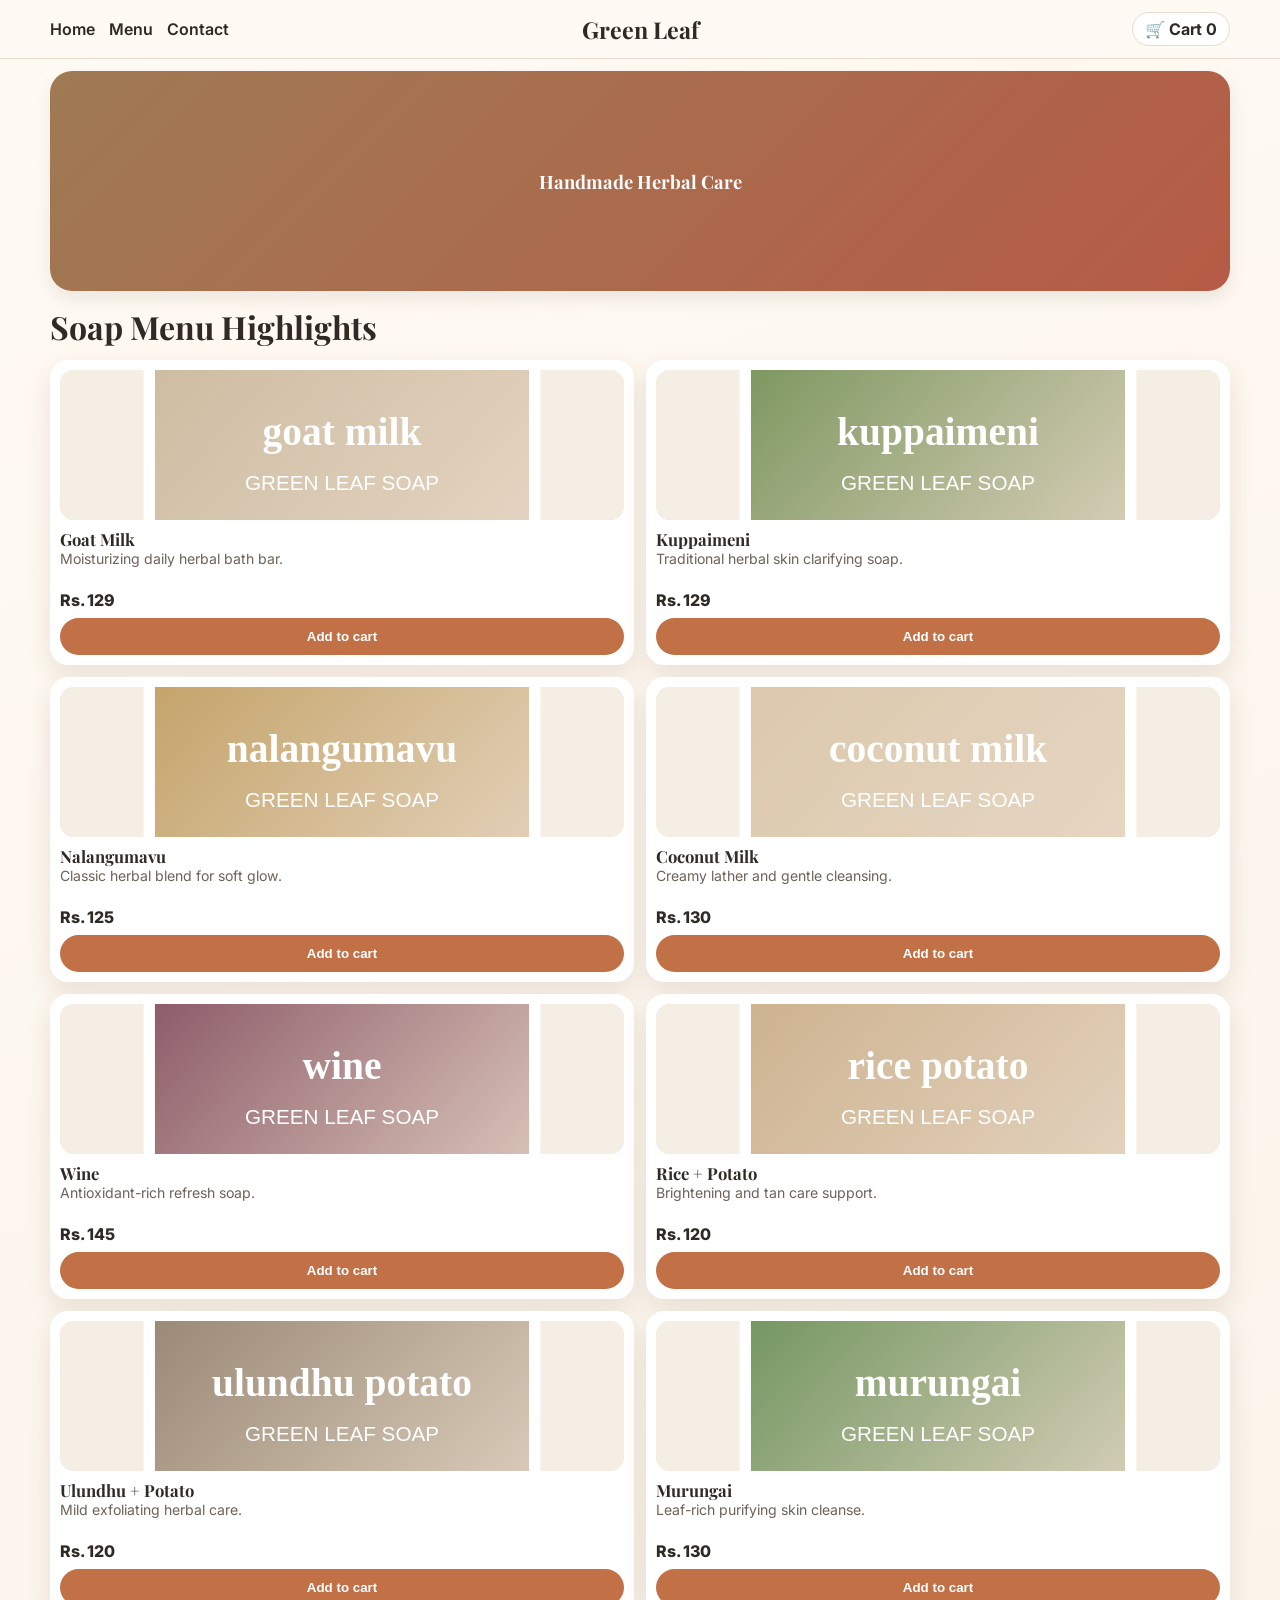
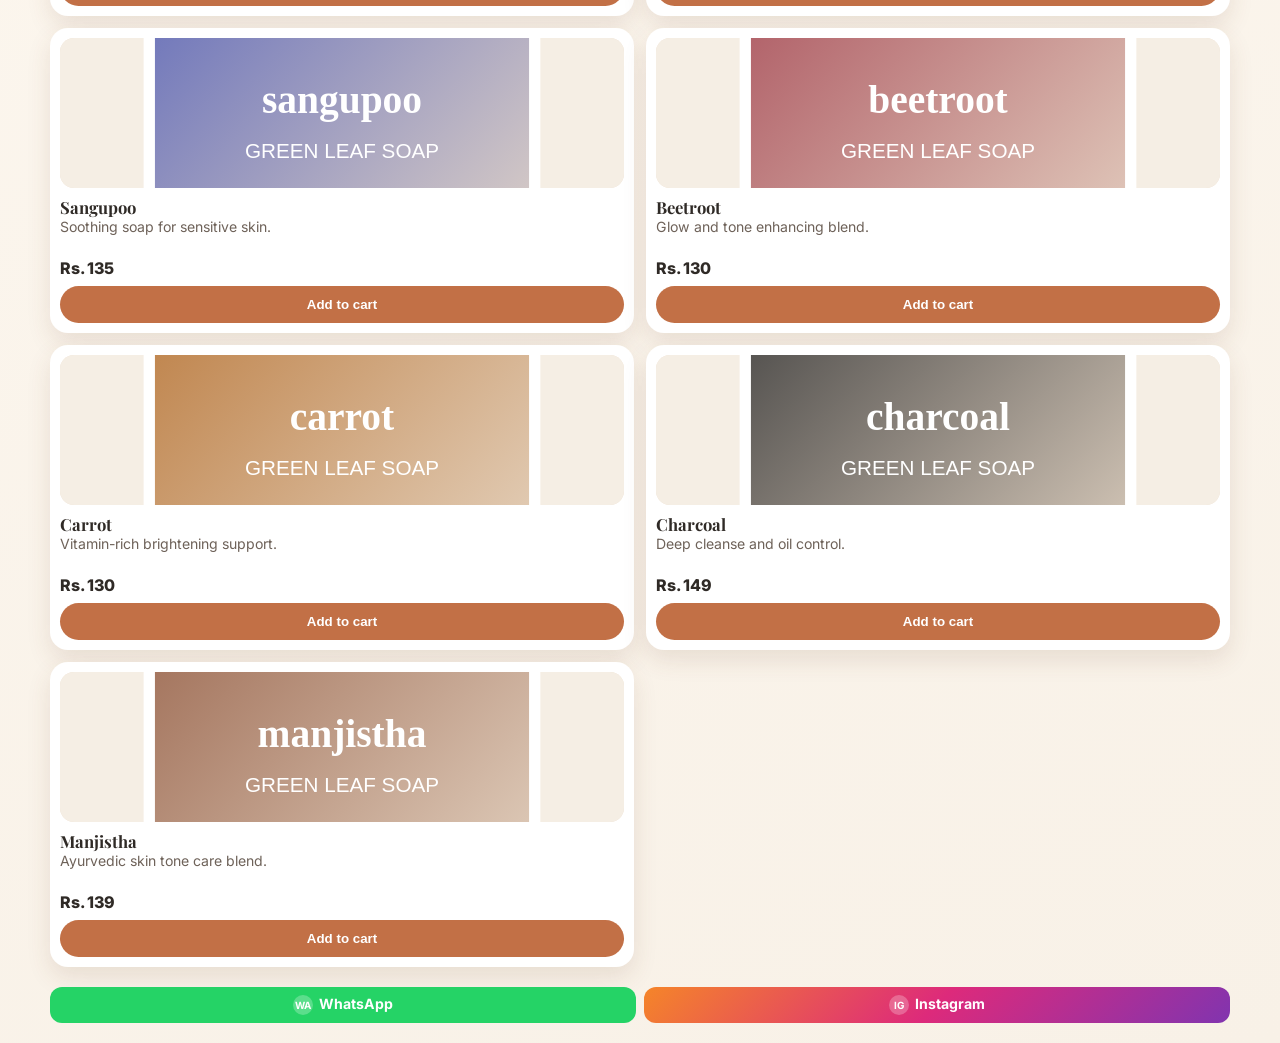
<file: index.html>
﻿<!DOCTYPE html>
<html lang="en">
<head>
  <meta charset="UTF-8" />
  <meta name="viewport" content="width=device-width, initial-scale=1.0" />
  <title>Green Leaf | Home</title>
  <link rel="stylesheet" href="styles.css" />
</head>
<body>
  <header class="topbar">
    <div class="container nav nav-split">
      <button class="menu-toggle" id="menuToggle" aria-label="Open menu">☰</button>
      <nav class="left-links" id="mobileNav">
        <a href="index.html">Home</a>
        <a href="menu.html">Menu</a>
        <a href="contact.html">Contact</a>
      </nav>
      <div class="brand brand-center-inline">Green Leaf</div>
      <a class="cart-chip link-clean" href="cart.html">🛒 Cart <span id="cartCount">0</span></a>
    </div>
  </header>

  <main class="container">
    <section class="slider" style="margin-top:12px;">
      <div class="slides" id="slides">
        <div class="slide one">Handmade Herbal Care</div>
        <div class="slide two">Freshly Crafted GREEN LEAF</div>
      </div>
      
    </section>

    <section id="menu" style="margin: 8px 0 16px;">
      <h2 class="section-title">Soap Menu Highlights</h2>
      <div class="menu-list menu-two" id="menuList"></div>
    </section>

    <section class="social-bottom card">
      <a class="social-link wa" target="_blank" href="https://wa.me/919597616797"><span class="social-logo">WA</span> WhatsApp</a>
      <a class="social-link ig" target="_blank" href="https://www.instagram.com/madurai_masala59?igsh=MTFqd3Q2MGIzbnFpYQ=="><span class="social-logo">IG</span> Instagram</a>
    </section>
  </main>

  <script src="app.js"></script>
</body>
</html>
</file>
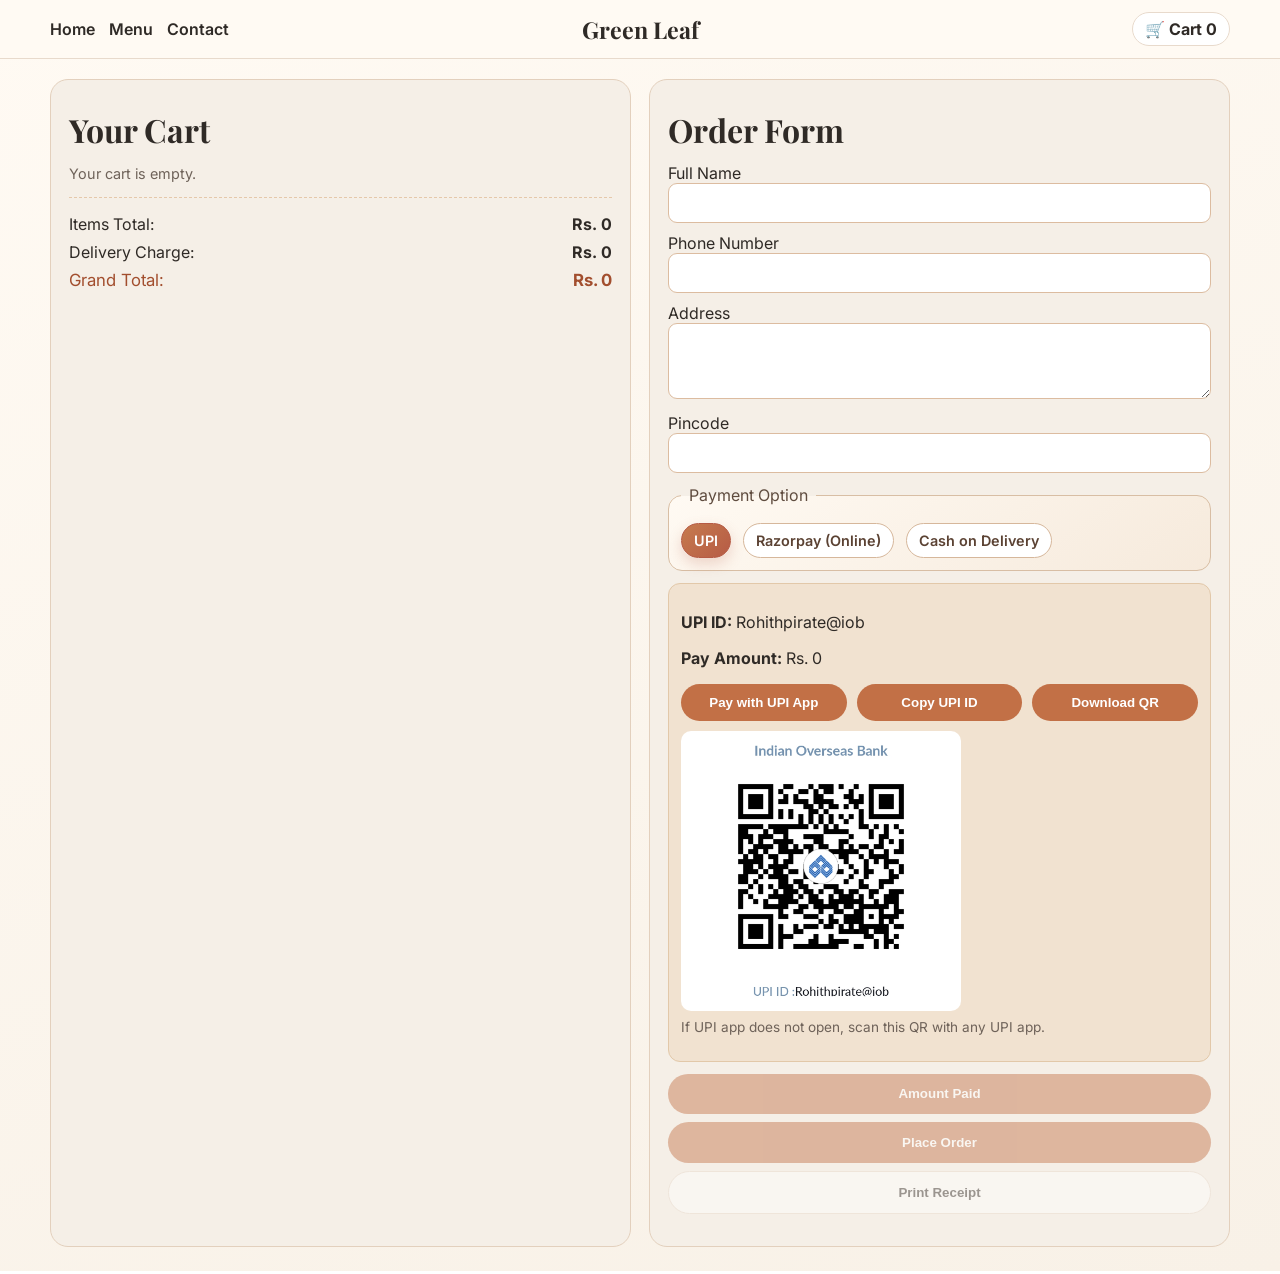
<file: cart.html>
﻿<!DOCTYPE html>
<html lang="en">
<head>
  <meta charset="UTF-8" />
  <meta name="viewport" content="width=device-width, initial-scale=1.0" />
  <title>GREEN LEAF | Cart & Checkout</title>
  <link rel="stylesheet" href="styles.css" />
</head>
<body>
  <header class="topbar">
    <div class="container nav">
      <button class="menu-toggle" id="menuToggle" aria-label="Open menu">☰</button>
      <nav class="left-links" id="mobileNav">
        <a href="index.html">Home</a>
        <a href="menu.html">Menu</a>
        <a href="contact.html">Contact</a>
      </nav>
      <div class="brand-center-inline">Green Leaf</div>
      <a class="cart-chip" href="cart.html">🛒 Cart <span id="cartCount">0</span></a>
    </div>
  </header>

  <main class="container cart-shell" id="cartPage">
    <section class="card cart-panel">
      <h2 class="section-title">Your Cart</h2>
      <div id="cartRows"></div>
      <div class="totals-box">
        <div class="summary-line"><span>Items Total:</span><strong id="itemsTotal">Rs. 0</strong></div>
        <div class="summary-line"><span>Delivery Charge:</span><strong id="deliveryCharge">Rs. 0</strong></div>
        <div class="summary-line grand"><span>Grand Total:</span><strong id="grandTotal">Rs. 0</strong></div>
      </div>
    </section>

    <section class="card order-panel">
      <h2 class="section-title">Order Form</h2>
      <div class="form-grid">
        <div><label>Full Name</label><input id="fullName" /></div>
        <div><label>Phone Number</label><input id="phone" maxlength="10" /></div>
        <div><label>Address</label><textarea id="address" rows="3"></textarea></div>
        <div><label>Pincode</label><input id="pincode" maxlength="6" /></div>
      </div>

      <fieldset class="payment-fieldset payment-unique">
        <legend>Payment Option</legend>
        <label class="pay-chip"><input type="radio" name="payMode" value="UPI" checked /><span>UPI</span></label>
        <label class="pay-chip"><input type="radio" name="payMode" value="Razorpay" /><span>Razorpay (Online)</span></label>
        <label class="pay-chip"><input type="radio" name="payMode" value="COD" /><span>Cash on Delivery</span></label>
      </fieldset>

      <div class="upi-box" id="upiblock">
        <p><strong>UPI ID:</strong> Rohithpirate@iob</p>
        <p><strong>Pay Amount:</strong> <span id="upiAmount">Rs. 0</span></p>
        <input type="hidden" id="upiAmountHidden" value="0" />
        <div class="cta-row">
          <button id="payUpi" class="btn btn-primary small-btn">Pay with UPI App</button>
          <button id="copyUpi" class="btn btn-primary small-btn">Copy UPI ID</button>
          <button id="downloadQr" class="btn btn-primary small-btn">Download QR</button>
        </div>
        <div class="qr"><img src="assets/payments/upi-qr.jpeg" alt="UPI QR" style="width:100%;height:100%;object-fit:cover;border-radius:10px;" /></div>
        <p class="upi-note">If UPI app does not open, scan this QR with any UPI app.</p>
      </div>

      <div class="upi-box hidden" id="razorpayBox">
        <p><strong>Razorpay (Online)</strong></p>
        <button id="razorBtn" class="btn btn-soft small-btn">Pay with Razorpay</button>
        <p class="subtle">Secure checkout with UPI/Card/Netbanking.</p>
      </div>

      <div class="action-space">
        <button id="amountPaidBtn" class="btn btn-primary" disabled>Amount Paid</button>
        <button id="placeOrderBtn" class="btn btn-primary" disabled>Place Order</button>
        <button id="printReceiptBtn" class="btn btn-soft" disabled>Print Receipt</button>
      </div>

      <p id="statusMsg" class="msg"></p>
    </section>
  </main>

  <script src="https://checkout.razorpay.com/v1/checkout.js"></script>
  <script src="razorpay-config.js"></script>
  <script src="app.js"></script>
</body>
</html>
</file>
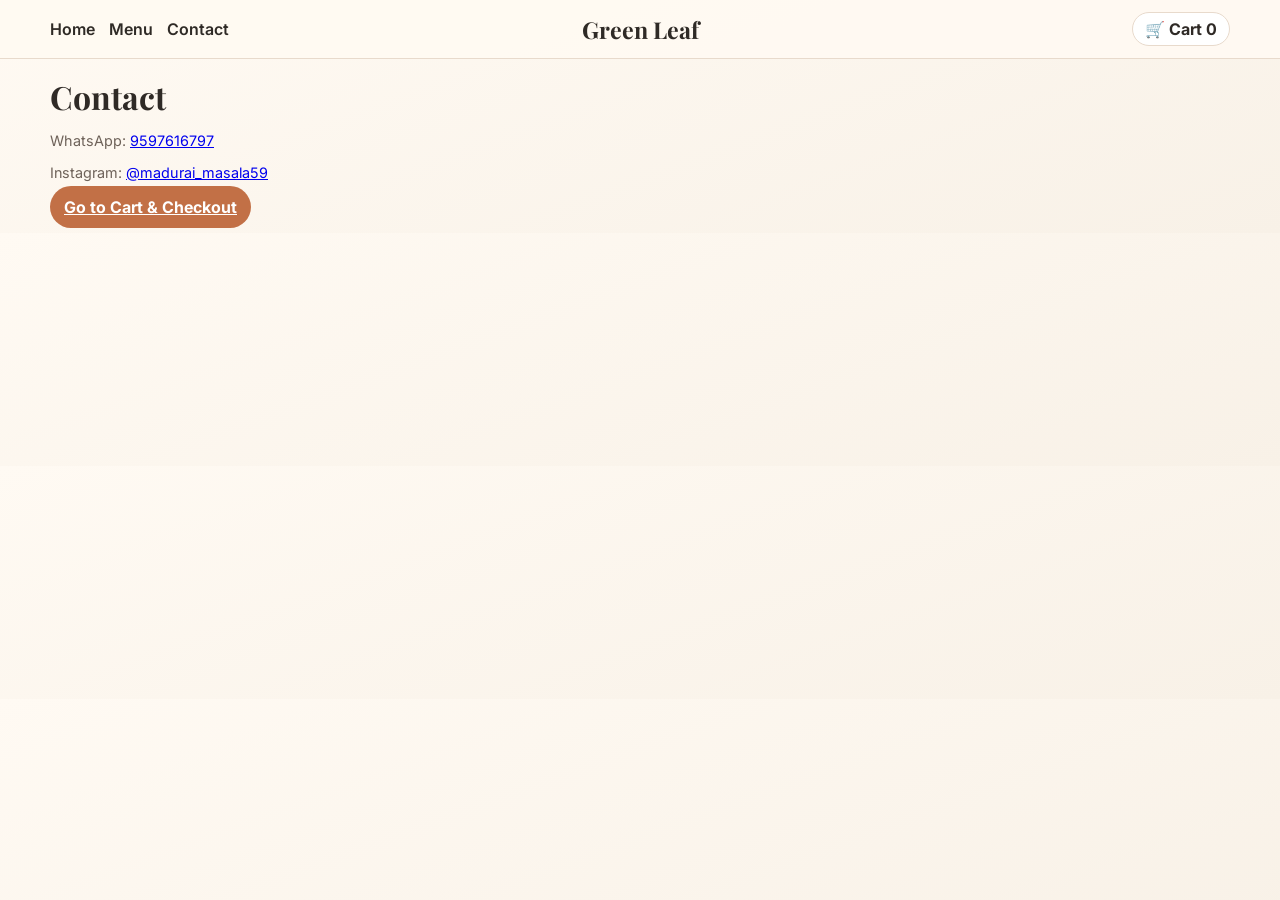
<file: contact.html>
﻿<!DOCTYPE html>
<html lang="en">
<head>
  <meta charset="UTF-8" />
  <meta name="viewport" content="width=device-width, initial-scale=1.0" />
  <title>GREEN LEAF | Contact</title>
  <link rel="stylesheet" href="styles.css" />
</head>
<body>
  <header class="topbar">
    <div class="container nav nav-split">
      <button class="menu-toggle" id="menuToggle" aria-label="Open menu">☰</button>
      <nav class="left-links" id="mobileNav">
        <a href="index.html">Home</a>
        <a href="menu.html">Menu</a>
        <a href="contact.html">Contact</a>
      </nav>
      <div class="brand brand-center-inline">Green Leaf</div>
      <a class="cart-chip link-clean" href="cart.html">🛒 Cart <span id="cartCount">0</span></a>
    </div>
  </header>

  <main class="container" style="margin-top:16px;">
    <section class="card">
      <h2 class="section-title">Contact</h2>
      <p class="subtle">WhatsApp: <a href="https://wa.me/919597616797" target="_blank">9597616797</a></p>
      <p class="subtle">Instagram: <a href="https://www.instagram.com/madurai_masala59?igsh=MTFqd3Q2MGIzbnFpYQ==" target="_blank">@madurai_masala59</a></p>
      <p><a class="btn btn-primary" href="cart.html">Go to Cart & Checkout</a></p>
    </section>
  </main>

  <script src="app.js"></script>
</body>
</html>
</file>
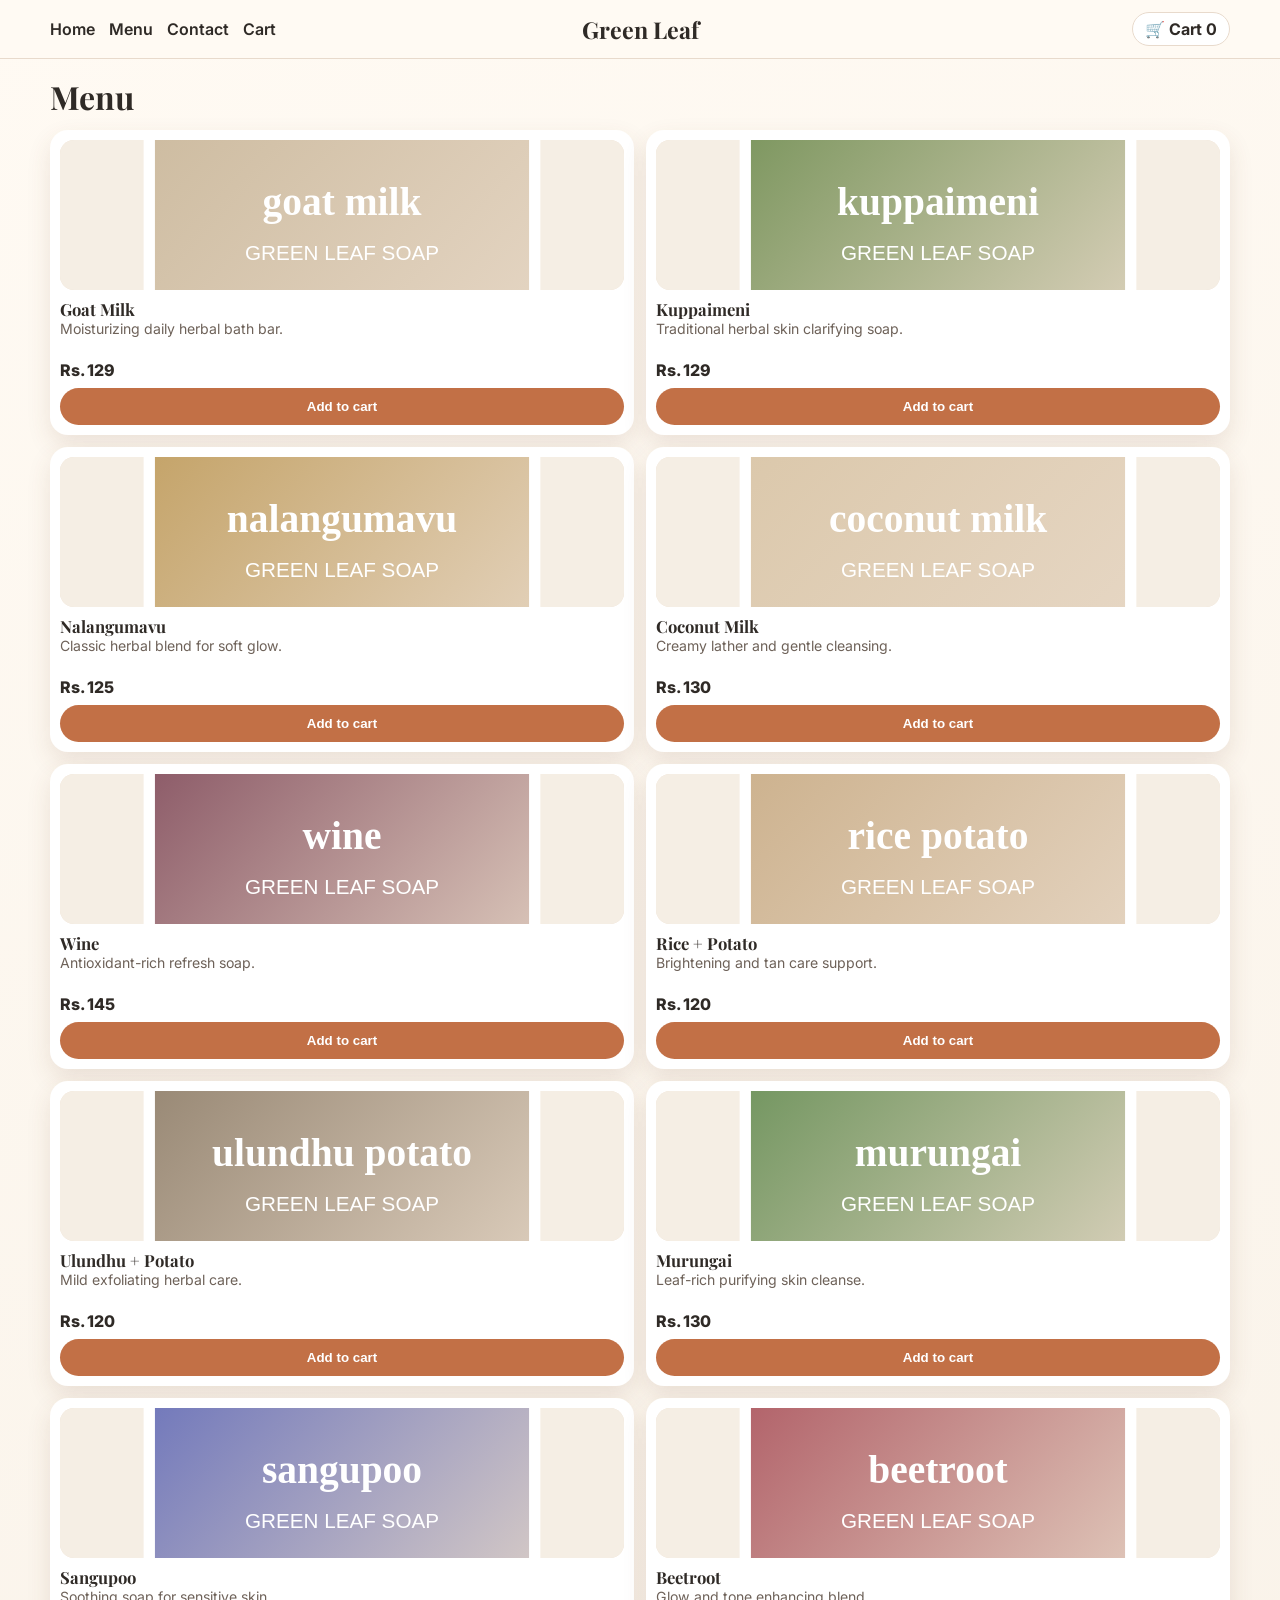
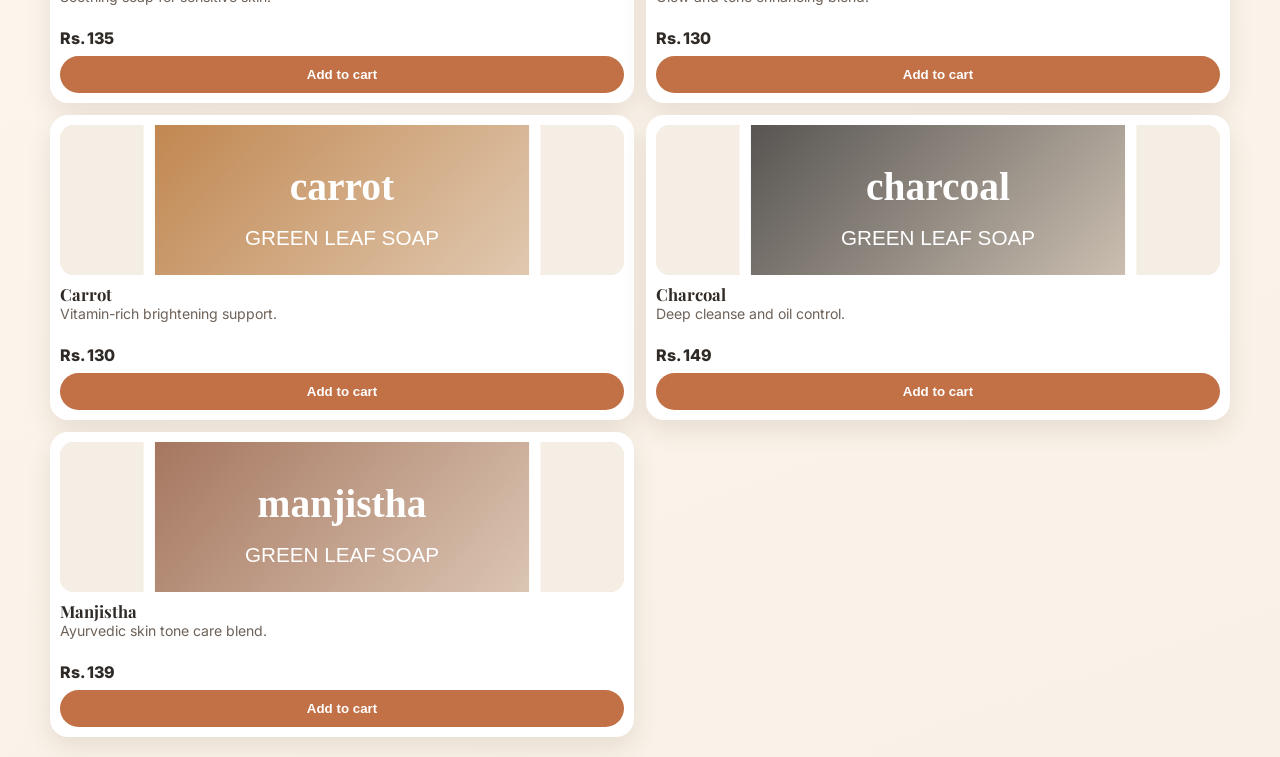
<file: menu.html>
﻿<!DOCTYPE html>
<html lang="en">
<head>
  <meta charset="UTF-8" />
  <meta name="viewport" content="width=device-width, initial-scale=1.0" />
  <title>GREEN LEAF | Menu</title>
  <link rel="stylesheet" href="styles.css" />
</head>
<body>
  <header class="topbar">
    <div class="container nav nav-split">
      <nav class="left-links">
        <a href="index.html">Home</a>
        <a href="menu.html">Menu</a>
        <a href="contact.html">Contact</a>
        <a href="cart.html">Cart</a>
      </nav>
      <div class="brand brand-center-inline">Green Leaf</div>
      <a class="cart-chip link-clean" href="cart.html">🛒 Cart <span id="cartCount">0</span></a>
    </div>
  </header>

  <main class="container">
    <section id="menu" style="margin-top:16px;">
      <h2 class="section-title">Menu</h2>
      <div class="menu-list menu-two" id="menuList"></div>
    </section>
  </main>

  <script src="app.js"></script>
</body>
</html>
</file>
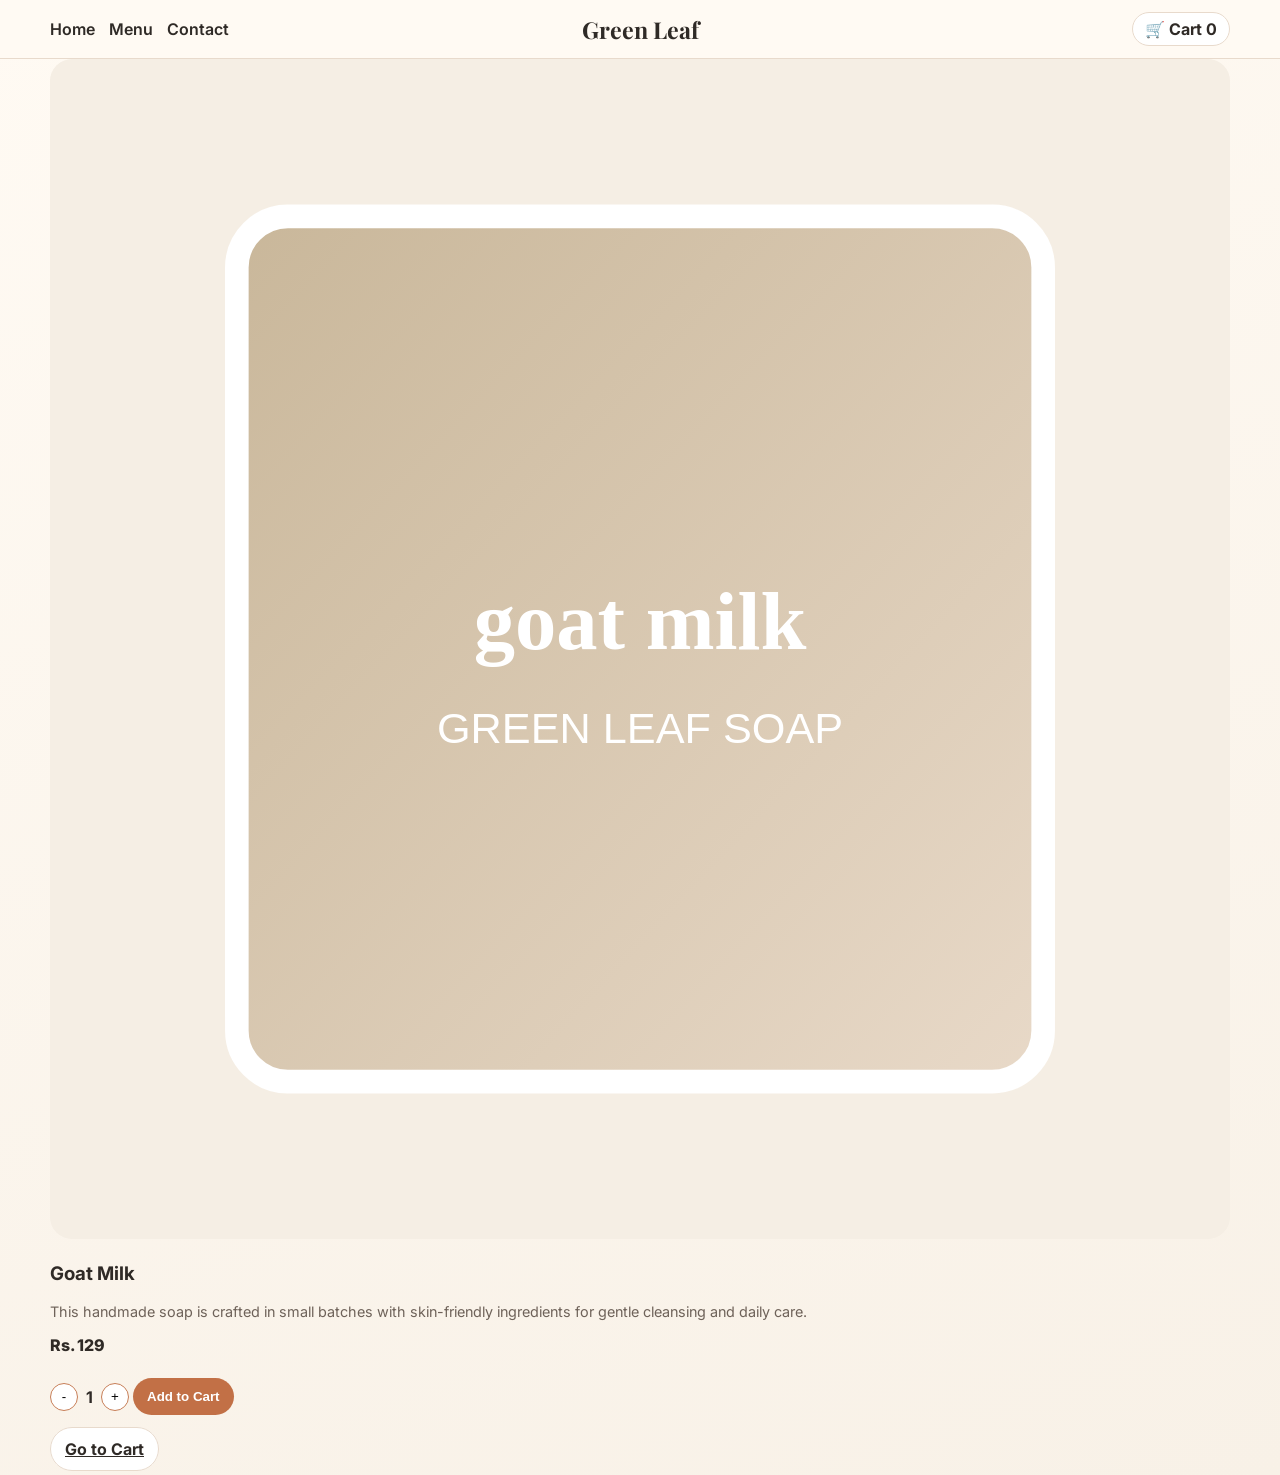
<file: product.html>
﻿<!DOCTYPE html>
<html lang="en">
<head>
  <meta charset="UTF-8" />
  <meta name="viewport" content="width=device-width, initial-scale=1.0" />
  <title>GREEN LEAF | Product</title>
  <link rel="stylesheet" href="styles.css" />
</head>
<body>
  <header class="topbar">
    <div class="container nav nav-split">
      <button class="menu-toggle" id="menuToggle" aria-label="Open menu">☰</button>
      <nav class="left-links" id="mobileNav">
        <a href="index.html">Home</a>
        <a href="menu.html">Menu</a>
        <a href="contact.html">Contact</a>
      </nav>
      <div class="brand brand-center-inline">Green Leaf</div>
      <a class="cart-chip link-clean" href="cart.html">🛒 Cart <span id="cartCount">0</span></a>
    </div>
  </header>

  <main class="container" id="productPage">
    <section class="product-layout">
      <div id="pImage" class="product-image">Milk Soap</div>
      <article class="card">
        <h1 id="pName">Milk Soap</h1>
        <p id="pDesc" class="subtle"></p>
        <p id="pPrice" class="price"></p>

        <div class="qty" style="margin:12px 0;">
          <button id="qtyMinus">-</button>
          <strong id="qtyVal">1</strong>
          <button id="qtyPlus">+</button>
        </div>

        <button id="addProductCart" class="btn btn-primary">Add to Cart</button>
        <p id="productMsg" class="msg"></p>
        <p><a href="cart.html" class="btn btn-soft">Go to Cart</a></p>
      </article>
    </section>
  </main>

  <script src="app.js"></script>
</body>
</html>
</file>
<file: styles.css>
﻿@import url('https://fonts.googleapis.com/css2?family=Playfair+Display:wght@500;600;700&family=Inter:wght@400;500;600;700&display=swap');

:root {
  --cream: #f8f1e7;
  --cream-2: #fffaf3;
  --caramel: #b67a4e;
  --terracotta: #b65b45;
  --ink: #2f2a26;
  --muted: #6e6259;
  --line: #e8dacc;
  --ok: #2f7d4d;
  --shadow: 0 10px 24px rgba(104, 67, 38, 0.12);
  --radius: 18px;
}
*{box-sizing:border-box}
body{margin:0;font-family:"Inter",sans-serif;color:var(--ink);background:linear-gradient(160deg,var(--cream-2),var(--cream))}
.container{width:min(1180px,94%);margin:0 auto}
.topbar{position:sticky;top:0;background:rgba(255,250,243,.95);border-bottom:1px solid var(--line);z-index:10}
.nav{display:grid;grid-template-columns:1fr auto 1fr;align-items:center;padding:12px 0}
.left-links{display:flex;gap:14px}
.left-links a{text-decoration:none;color:var(--ink);font-weight:600}
.brand-center-inline{justify-self:center;font-family:"Playfair Display",serif;font-weight:700;font-size:1.45rem}
.cart-chip{justify-self:end;text-decoration:none;color:var(--ink);background:#fff;border:1px solid var(--line);border-radius:999px;padding:6px 12px;font-weight:700}

.slider{margin:16px 0 14px;border-radius:22px;overflow:hidden;background:#fff;border:1px solid var(--line);box-shadow:var(--shadow)}
.slides{display:flex;transition:transform .45s ease}.slide{min-width:100%;height:220px;display:grid;place-items:center;color:#fff;font-size:1.15rem;font-weight:700;font-family:"Playfair Display",serif}
.slide.one{background:linear-gradient(135deg,#9f7a54,#b65b45)}.slide.two{background:linear-gradient(135deg,#567c4d,#b67a4e)}
.dots{display:none !important;}.dot{display:none !important;}.dot.active{display:none !important;}

.section-title{margin:10px 0 12px;font-family:"Playfair Display",serif;font-size:2rem}
.menu-list{display:grid;gap:12px;margin-bottom:20px}.menu-two{grid-template-columns:repeat(2,minmax(0,1fr))}
.menu-item{background:#fff;border-radius:var(--radius);box-shadow:var(--shadow);padding:10px;display:grid;gap:8px}
.thumb{width:100%;height:150px;border-radius:14px;overflow:hidden;background:#efe2d4}.thumb img{width:100%;height:100%;object-fit:cover;display:block}
.item-name{margin:0;font-family:"Playfair Display",serif;font-size:1.04rem}.item-desc{margin:0;color:var(--muted);font-size:.88rem;min-height:36px}.price{margin-top:4px;font-weight:800}

.btn{border:0;border-radius:999px;padding:11px 14px;font-weight:700;cursor:pointer}.btn-primary{background:#c27046;color:#fff}.btn-soft{background:#fff;border:1px solid var(--line);color:var(--ink)}
.small-btn{width:auto}

.cart-shell{display:grid;grid-template-columns:1fr 1fr;gap:18px;padding:20px 0 24px}
.cart-panel,.order-panel{background:#f5efe7;border:1px solid #e3d0bd;border-radius:18px;padding:18px;box-shadow:none}
.cart-row{display:grid;grid-template-columns:58px 1fr auto;gap:10px;align-items:center;padding:10px 0;border-bottom:1px dashed #e5c8ab}
.cart-row:last-child{border-bottom:0}
.thumb-sm{width:50px;height:50px;border-radius:9px;overflow:hidden;background:#eee}
.qty{display:inline-flex;align-items:center;gap:8px}.qty button{width:28px;height:28px;border:1px solid #c77e57;border-radius:50%;background:#fff;cursor:pointer}
.subtle{color:var(--muted);font-size:.9rem}
.totals-box{border-top:1px dashed #e5c8ab;margin-top:8px;padding-top:8px}
.summary-line{display:flex;justify-content:space-between;margin:8px 0}.grand{font-size:1.05rem;color:#a24e2e}

label{font-size:1rem}
input,textarea{width:100%;padding:10px;border-radius:9px;border:1px solid #dcbca0;background:#fff;font-size:1rem}
.form-grid{display:grid;gap:10px}
.payment-fieldset{border:1px solid #cdb49e;padding:10px;margin:12px 0}.payment-fieldset legend{padding:0 8px;color:#5f4c3f}
.payment-fieldset label{margin-right:16px;font-size:1rem}

.upi-box{background:#f1e2d0;border-radius:12px;padding:12px;border:1px solid #e2c8a9}
.cta-row{display:flex;gap:10px;flex-wrap:wrap}.cta-row .small-btn{flex:1;min-width:140px}
.qr{width:280px;height:280px;background:#fff;border-radius:10px;padding:6px;margin-top:10px}
.msg{font-size:.9rem}.msg.ok{color:var(--ok)}.msg.err{color:#b23232}.hidden{display:none!important}

.social-bottom{display:grid;grid-template-columns:1fr 1fr;gap:8px;margin-bottom:20px}.social-link{text-decoration:none;color:#fff;font-weight:700;border-radius:12px;padding:8px 10px;display:flex;justify-content:center;gap:6px;font-size:.88rem}.social-link.wa{background:#25D366}.social-link.ig{background:linear-gradient(135deg,#f58529,#dd2a7b,#8134af)}.social-logo{width:20px;height:20px;border-radius:50%;background:rgba(255,255,255,.25);display:grid;place-items:center;font-size:.62rem}

@media (max-width: 900px){
  .cart-shell{grid-template-columns:1fr}
  .section-title{font-size:1.5rem}
}


.upi-note{font-size:.85rem;color:#6e6259;margin-top:8px}.hidden{display:none!important}.action-space{display:grid;grid-template-columns:1fr;gap:8px;min-height:140px;margin-top:12px}.action-space button[disabled]{opacity:.45;cursor:not-allowed}

.payment-unique{
  border:1px solid #d8bea4;
  border-radius:14px;
  padding:12px;
  background:linear-gradient(145deg,#fffaf3,#f6eadc);
}
.payment-unique legend{`n  font-size:1rem;`n  color:#72492f;`n  padding:0 8px;`n}
.payment-unique .pay-chip{
  display:inline-block;
  margin:6px 8px 0 0;
}
.payment-unique .pay-chip input{
  position:absolute;
  opacity:0;
  pointer-events:none;
}
.payment-unique .pay-chip span{
  display:inline-block;
  padding:8px 12px;
  border-radius:999px;
  border:1px solid #d6b79b;
  background:#fff;
  color:#5b4233;
  font-weight:600;
  font-size:.9rem;
  transition:.2s ease;
}
.payment-unique .pay-chip input:checked + span{
  background:linear-gradient(135deg,#c67b4e,#b65b45);
  border-color:#b65b45;
  color:#fff;
  box-shadow:0 6px 14px rgba(182,91,69,.22);
}


.hero-gallery{
  margin-top:16px;
  display:grid;
  grid-template-columns:repeat(3,minmax(0,1fr));
  gap:10px;
}
.hero-card{
  border-radius:16px;
  overflow:hidden;
  background:#efe2d4;
  box-shadow:0 8px 18px rgba(0,0,0,.08);
}
.hero-card img{
  width:100%;
  height:170px;
  object-fit:cover;
  display:block;
}

/* remove visible border in hero/slider area */
.slider{
  border:none !important;
  box-shadow:0 8px 18px rgba(0,0,0,.08);
}

@media (max-width:760px){
  .hero-gallery{grid-template-columns:1fr 1fr;}
  .hero-card:last-child{grid-column:1 / -1;}
}


.menu-toggle{display:none;border:1px solid var(--line);background:#fff;border-radius:10px;width:38px;height:38px;font-size:1.1rem;cursor:pointer}
#mobileNav{display:flex}

@media (max-width:760px){
  .nav{grid-template-columns:40px 1fr auto;align-items:center;position:relative}
  .menu-toggle{display:inline-flex;align-items:center;justify-content:center}
  .brand-center-inline{justify-self:center;font-size:1.9rem}
  #mobileNav{display:none;position:absolute;left:0;top:54px;background:#fffaf3;border:1px solid var(--line);border-radius:10px;padding:10px;flex-direction:column;gap:8px;box-shadow:var(--shadow);z-index:30}
  #mobileNav.open{display:flex}
}
</file>
